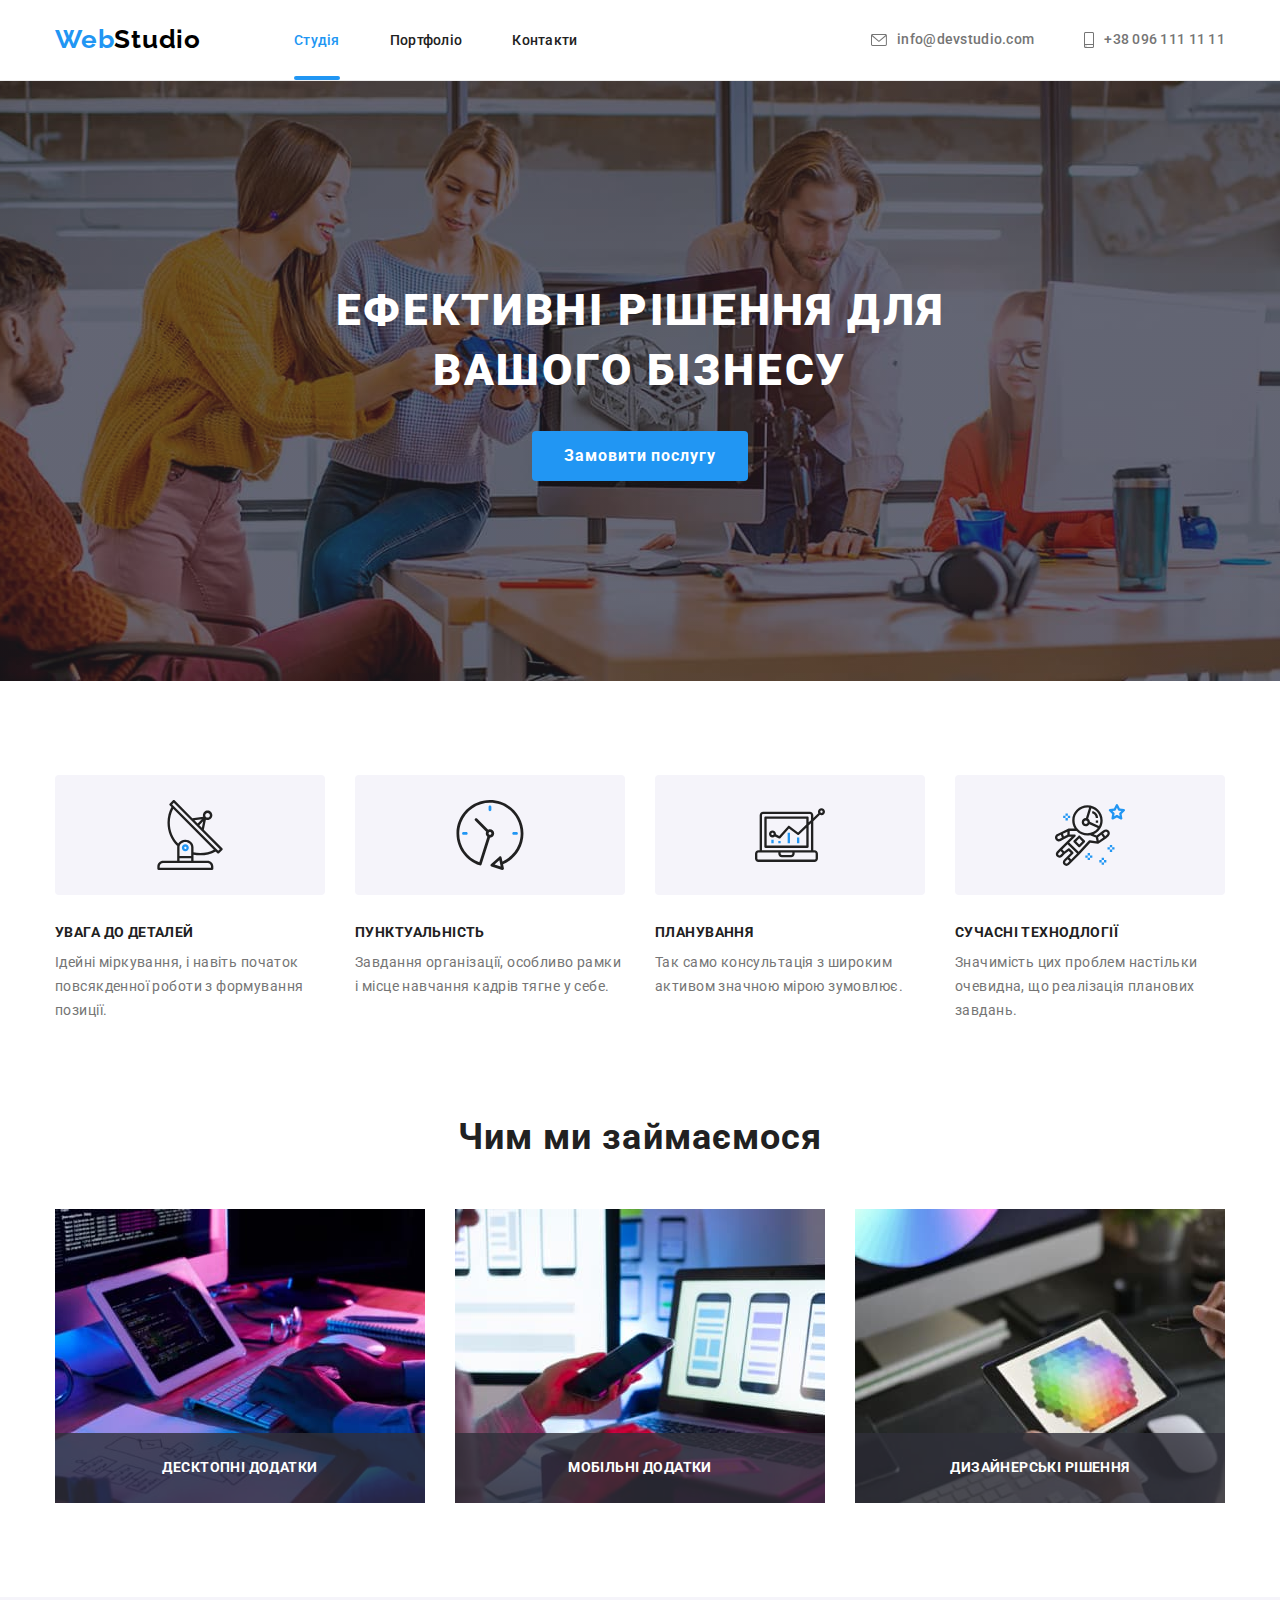
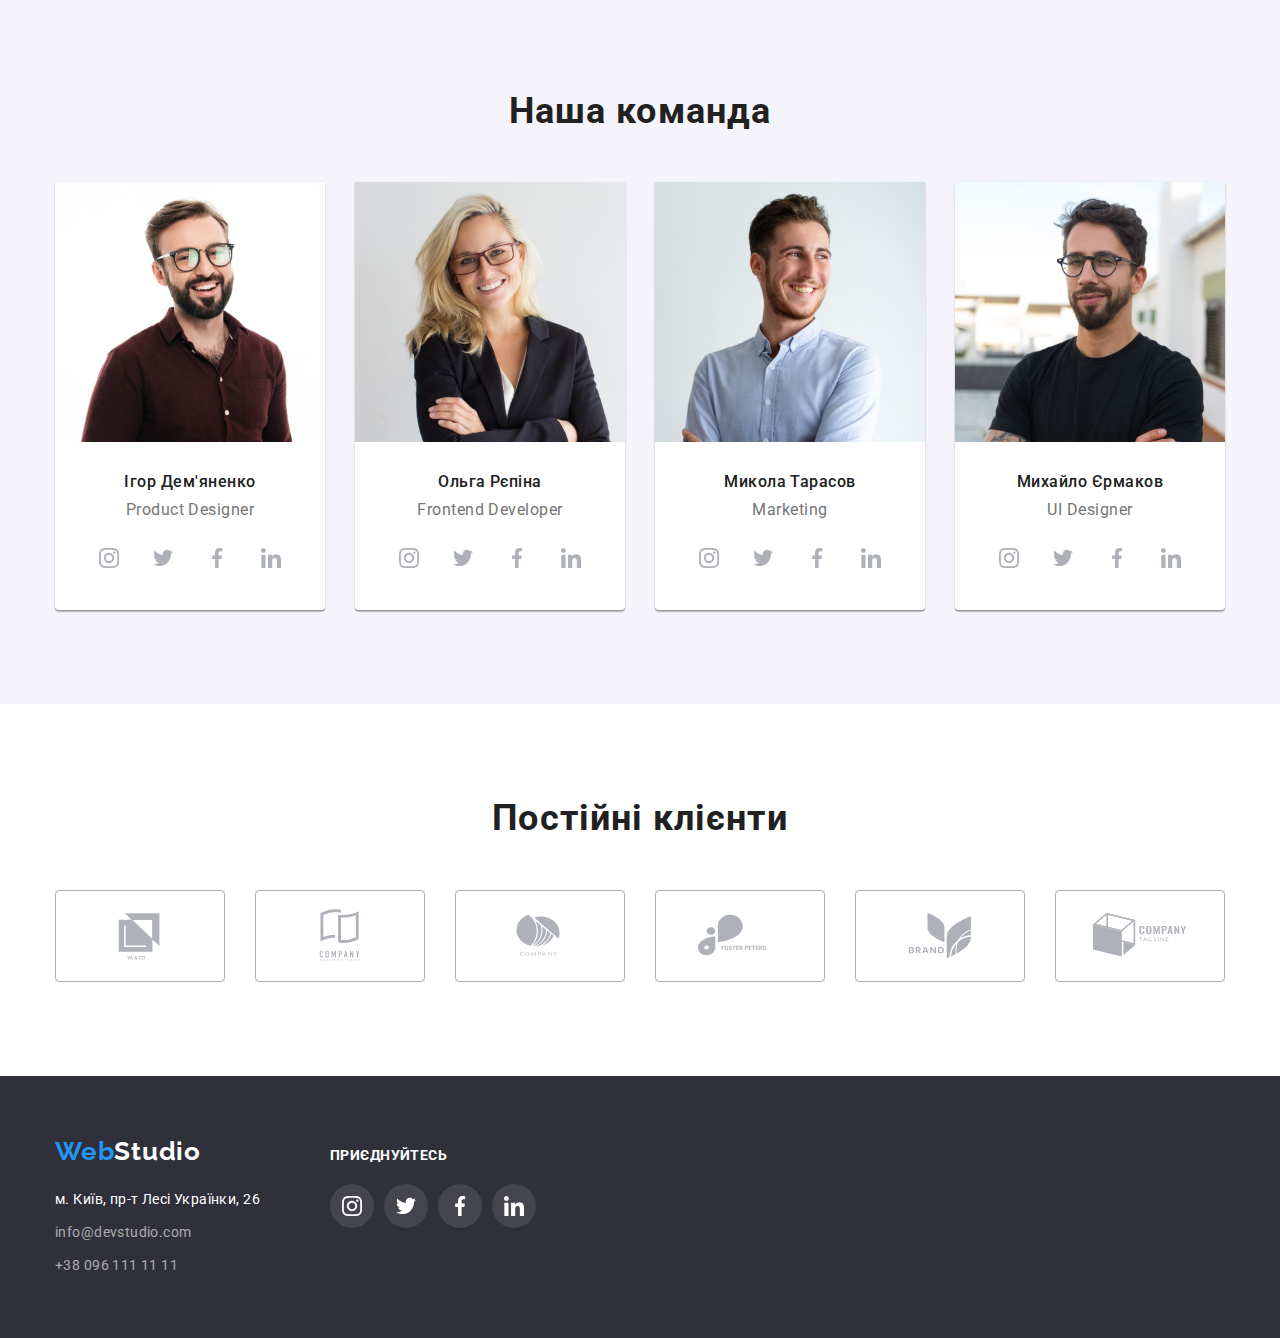
<file: index.html>
<!DOCTYPE html>
<html lang="uk">
<head>
    <meta charset="UTF-8">
    <meta http-equiv="X-UA-Compatible" content="IE=edge">
    <meta name="viewport" content="width=device-width, initial-scale=1.0">
    <title>WebStudio</title>
    <link rel="preconnect" href="https://fonts.googleapis.com">
    <link rel="preconnect" href="https://fonts.gstatic.com" crossorigin>
    <link href="https://fonts.googleapis.com/css2?family=Raleway:wght@700&family=Roboto:wght@400;500;700;900&display=swap"
        rel="stylesheet">
    <link rel="stylesheet" href="https://cdnjs.cloudflare.com/ajax/libs/modern-normalize/1.1.0/modern-normalize.min.css">
    <link rel="stylesheet" href="./css/styles.css">
</head>
<body>
    <header class="header">
        <div class="container head">
            <nav class="navigation">
                <a href="./index.html" class="logo"><span class="logoweb">Web</span>Studio
                </a>
                <ul class="navigation-list">
                    <li class="navigation-item">
                        <a href="./index.html" class="navigation-link current">Студія</a>
                    </li>
                    <li class="navigation-item">
                        <a href="./portfolio.html" class="navigation-link">Портфоліо</a>
                    </li>
                    <li class="navigation-item">
                        <a href="" class="navigation-link">Контакти</a>
                    </li>
                </ul>
            </nav>
            <ul class="navigation-contact-list">
                <li class="navigation-contact-item">
                    <a href="mailto:info@devstudio.com" class="navigation-contact">
                        <svg class="contact-icon" width="16px" height="12px" >
                            <use href="./images/symbol-defs.svg#envelope" ></use>
                        </svg>
                        info@devstudio.com
                    </a>
                </li>
                <li class="navigation-contact-item">
                     <a href="tel:+380961111111" class="navigation-contact">
                        <svg class="contact-icon" width="10px" height="16px">
                            <use href="./images/symbol-defs.svg#smartphone"></use>
                        </svg>
                        +38 096 111 11 11
                     </a>
                </li>
            </ul>
        </div>
    </header>
    <main>
        <!-- Hero -->
        <section class="section hero">
            <div class="container">
                <h1 class="hero-title">
                    Ефективні рішення для вашого бізнесу
                </h1>
                <button type="button" class="hero-button" data-modal-open>Замовити послугу</button>
            </div>
        
        </section>
        <!-- Особливості -->
        <section class="section">
            <div class="container">
                <h2 class="visually-hidden">Особливості</h2>
                <ul class="section-list">
                    <li class="section-item">
                        <div class="section-icon">
                            <svg  width="70px" height="70px">
                                <use  href="./images/symbol-defs.svg#antenna"></use>
                            </svg>
                        </div>
                        
                        <h3 class="list-title">Увага до деталей</h3>
                        <p class="list-text">Ідейні міркування, і навіть початок повсякденної роботи з формування позиції.</p>
                    </li>
                    <li class="section-item ">
                        <div class="section-icon">
                            <svg width="70px" height="70px">
                                <use href="./images/symbol-defs.svg#clock"></use>
                            </svg>
                        </div>
                        <h3 class="list-title">Пунктуальність</h3>
                        <p class="list-text">Завдання організації, особливо рамки і місце навчання кадрів тягне у себе.</p>
                    </li>
                    <li class="section-item ">
                        <div class="section-icon">
                            <svg width="70px" height="70px">
                                <use href="./images/symbol-defs.svg#diagram"></use>
                            </svg>
                        </div>
                        <h3 class="list-title">Планування</h3>
                        <p class="list-text">Так само консультація з широким активом значною мірою зумовлює.</p>
                    </li>
                    <li class="section-item ">
                        <div class="section-icon">
                            <svg width="70px" height="70px">
                                <use href="./images/symbol-defs.svg#astronaut"></use>
                            </svg>
                        </div>
                        <h3 class="list-title">Сучасні технодлогії</h3>
                        <p class="list-text">Значимість цих проблем настільки очевидна, що реалізація планових завдань.</p>
                    </li>
                </ul>
            </div>
        </section>
        <!-- Чим ми займаємося -->
        <section class="section skill" >
            <div class="container">
                <h2 class="section-title">Чим ми займаємося</h2>
                <ul class="section-list">
                    <li class="skill-item">
                        <img src="./images/img1.jpg" alt="Розробка сайтів" width="370">
                        <p class="services">
                            Десктопні додатки
                        </p>
                    </li>
                    <li class="skill-item">
                        <img src="./images/img2.jpg" alt="Оптимізація сайтів під різні типи пристроїв" width="370">
                        <p class="services">
                            Мобільні додатки
                        </p>
                    </li>
                    <li class="skill-item">
                        <img src="./images/img3.jpg" alt="Розробка дизайну сайту" width="370">
                        <p class="services">
                            Дизайнерські рішення
                        </p>
                    </li>
                </ul>
            </div>
        </section>
        <!-- Наша команда -->
        <section class="section worker">
            <div class="container">
                <h2 class="section-title">Наша команда</h2>
                <ul class="section-list">
                    <li class="worker-item">
                        <img src="./images/tph1.jpg" alt="Ігор Дем'яненко" width="270">
                        <h3 class="worker-title">Ігор Дем'яненко</h3>
                        <p class="worker-desc">Product Designer</p>
                        <ul class="sm-list">
                            <li class="sm-item">
                                <a class="sm-link" href="">
                                    <svg width="20px" height="20px">
                                        <use href="./images/symbol-defs.svg#instagram"></use>
                                    </svg>
                                </a>
                            </li>
                            <li class="sm-item">
                                <a class="sm-link" href="">
                                    <svg width="20px" height="20px">
                                        <use href="./images/symbol-defs.svg#twitter"></use>
                                    </svg>
                                </a>
                            </li>
                            <li class="sm-item">
                                <a class="sm-link" href="">
                                    <svg width="20px" height="20px">
                                        <use href="./images/symbol-defs.svg#facebook"></use>
                                    </svg>
                                </a>
                            </li>
                            <li class="sm-item">
                                <a class="sm-link" href="">
                                    <svg width="20px" height="20px">
                                        <use href="./images/symbol-defs.svg#linkedin"></use>
                                    </svg>
                                </a>
                            </li>
                        </ul>
                    </li>
                    <li class="worker-item">
                        <img src="./images/tph2.jpg" alt="Ольга Рєпіна" width="270">
                        <h3 class="worker-title">Ольга Рєпіна</h3>
                        <p class="worker-desc">Frontend Developer</p>
                        <ul class="sm-list">
                            <li class="sm-item">
                                <a class="sm-link" href="">
                                    <svg width="20px" height="20px">
                                        <use href="./images/symbol-defs.svg#instagram"></use>
                                    </svg>
                                </a>
                            </li>
                            <li class="sm-item">
                                <a class="sm-link" href="">
                                    <svg width="20px" height="20px">
                                        <use href="./images/symbol-defs.svg#twitter"></use>
                                    </svg>
                                </a>
                            </li>
                            <li class="sm-item">
                                <a class="sm-link" href="">
                                    <svg width="20px" height="20px">
                                        <use href="./images/symbol-defs.svg#facebook"></use>
                                    </svg>
                                </a>
                            </li>
                            <li class="sm-item">
                                <a class="sm-link" href="">
                                    <svg width="20px" height="20px">
                                        <use href="./images/symbol-defs.svg#linkedin"></use>
                                    </svg>
                                </a>
                            </li>
                        </ul>
                    </li>
                    <li class="worker-item">
                        <img src="./images/tph3.jpg" alt="Микола Тарасов" width="270">
                        <h3 class="worker-title">Микола Тарасов</h3>
                        <p class="worker-desc">Marketing</p>
                        <ul class="sm-list">
                            <li class="sm-item">
                                <a class="sm-link" href="">
                                    <svg width="20px" height="20px">
                                        <use href="./images/symbol-defs.svg#instagram"></use>
                                    </svg>
                                </a>
                            </li>
                            <li class="sm-item">
                                <a class="sm-link" href="">
                                    <svg width="20px" height="20px">
                                        <use href="./images/symbol-defs.svg#twitter"></use>
                                    </svg>
                                </a>
                            </li>
                            <li class="sm-item">
                                <a class="sm-link" href="">
                                    <svg width="20px" height="20px">
                                        <use href="./images/symbol-defs.svg#facebook"></use>
                                    </svg>
                                </a>
                            </li>
                            <li class="sm-item">
                                <a class="sm-link" href="">
                                    <svg width="20px" height="20px">
                                        <use href="./images/symbol-defs.svg#linkedin"></use>
                                    </svg>
                                </a>
                            </li>
                        </ul>
                    </li>
                    <li class="worker-item">
                        <img src="./images/tph4.jpg" alt="Михайло Єрмаков" width="270">
                        <h3 class="worker-title">Михайло Єрмаков</h3>
                        <p class="worker-desc">UI Designer</p>
                        <ul class="sm-list">
                            <li class="sm-item">
                                <a class="sm-link" href="">
                                    <svg width="20px" height="20px">
                                        <use href="./images/symbol-defs.svg#instagram"></use>
                                    </svg>
                                </a>
                            </li>
                            <li class="sm-item">
                                <a class="sm-link" href="">
                                    <svg width="20px" height="20px">
                                        <use href="./images/symbol-defs.svg#twitter"></use>
                                    </svg>
                                </a>
                            </li>
                            <li class="sm-item">
                                <a class="sm-link" href="">
                                    <svg width="20px" height="20px">
                                        <use href="./images/symbol-defs.svg#facebook"></use>
                                    </svg>
                                </a>
                            </li>
                            <li class="sm-item">
                                <a class="sm-link" href="">
                                    <svg width="20px" height="20px">
                                        <use href="./images/symbol-defs.svg#linkedin"></use>
                                    </svg>
                                </a>
                            </li>
                        </ul>
                    </li>
                </ul>
            </div>
        </section>
        <!--Наши клиенты -->
        <section class="section">
            <div class="container">
                <h2 class="section-title">Постійні клієнти</h2>
                <ul class="client-list">
                    <li>
                        <a class="client-link" href="">
                            <svg width="106px" height="60px">
                                <use href="./images/symbol-defs.svg#logo1"></use>
                            </svg>
                        </a>
                    </li>
                    <li>
                        <a class="client-link" href="">
                            <svg width="106px" height="60px">
                                <use href="./images/symbol-defs.svg#logo2"></use>
                            </svg>
                        </a>
                    </li>
                    <li>
                        <a class="client-link" href="">
                            <svg width="106px" height="60px">
                                <use href="./images/symbol-defs.svg#logo3"></use>
                            </svg>
                        </a>
                    </li>
                    <li>
                        <a class="client-link" href="">
                            <svg width="106px" height="60px">
                                <use href="./images/symbol-defs.svg#logo4"></use>
                            </svg>
                        </a>
                    </li>
                    <li>
                        <a class="client-link" href="">
                            <svg width="106px" height="60px">
                                <use href="./images/symbol-defs.svg#logo5"></use>
                            </svg>
                        </a>
                    </li>
                    <li>
                        <a class="client-link" href="">
                            <svg width="106px" height="60px">
                                <use href="./images/symbol-defs.svg#logo6"></use>
                            </svg>
                        </a>
                    </li>
                </ul>
            </div>
        </section>
    </main>
    <footer class="footer">
        <div class="container footer-position">
            <div>
                <div class="footer-logo">
                    <a href="./index.html" class="logo logostudio-footer"><span class="logoweb">Web</span>Studio
                    </a>
                </div>
                <address>
                    <ul class="footer-list">
                        <li class="footer-item">
                            <a href="https://goo.gl/maps/nLfdXFzBwr1mePBf7" target="_blank" rel="nofollow" class="addres">м.
                                Київ, пр-т
                                Лесі Українки, 26</a>
                        </li>
                        <li class="footer-item">
                            <a href="mailto:info@devstudio.com" class="footer-contact">info@devstudio.com</a>
                        </li>
                        <li class="footer-item">
                            <a href="tel:+380961111111" class="footer-contact">+38 096 111 11 11</a>
                        </li>
                    </ul>
                </address>
            </div>
            <div class="footer-sm-block">
                <p class="list-title footer-sm ">Приєднуйтесь</p>
                <ul class="footer-sm-list">
                    <li class="sm-item">
                        <a class="sm-link footer-link" href="">
                            <svg width="20px" height="20px">
                                <use href="./images/symbol-defs.svg#instagram"></use>
                            </svg>
                        </a>
                    </li>
                    <li class="sm-item">
                        <a class="sm-link footer-link" href="">
                            <svg width="20px" height="20px">
                                <use href="./images/symbol-defs.svg#twitter"></use>
                            </svg>
                        </a>
                    </li>
                    <li class="sm-item">
                        <a class="sm-link footer-link" href="">
                            <svg width="20px" height="20px">
                                <use href="./images/symbol-defs.svg#facebook"></use>
                            </svg>
                        </a>
                    </li>
                    <li class="sm-item">
                        <a class="sm-link footer-link" href="">
                            <svg width="20px" height="20px">
                                <use href="./images/symbol-defs.svg#linkedin"></use>
                            </svg>
                        </a>
                    </li>
                </ul>
            </div>
            
        </div>
    </footer>
    <div  class="backdrop is-hidden" data-modal>
        <div class="modal">
            <button type="button" class="close-button" data-modal-close>&#10005;</button>
        </div>
    </div>
    <script src="./js/modal.js"></script>
</body>
</html>
</file>
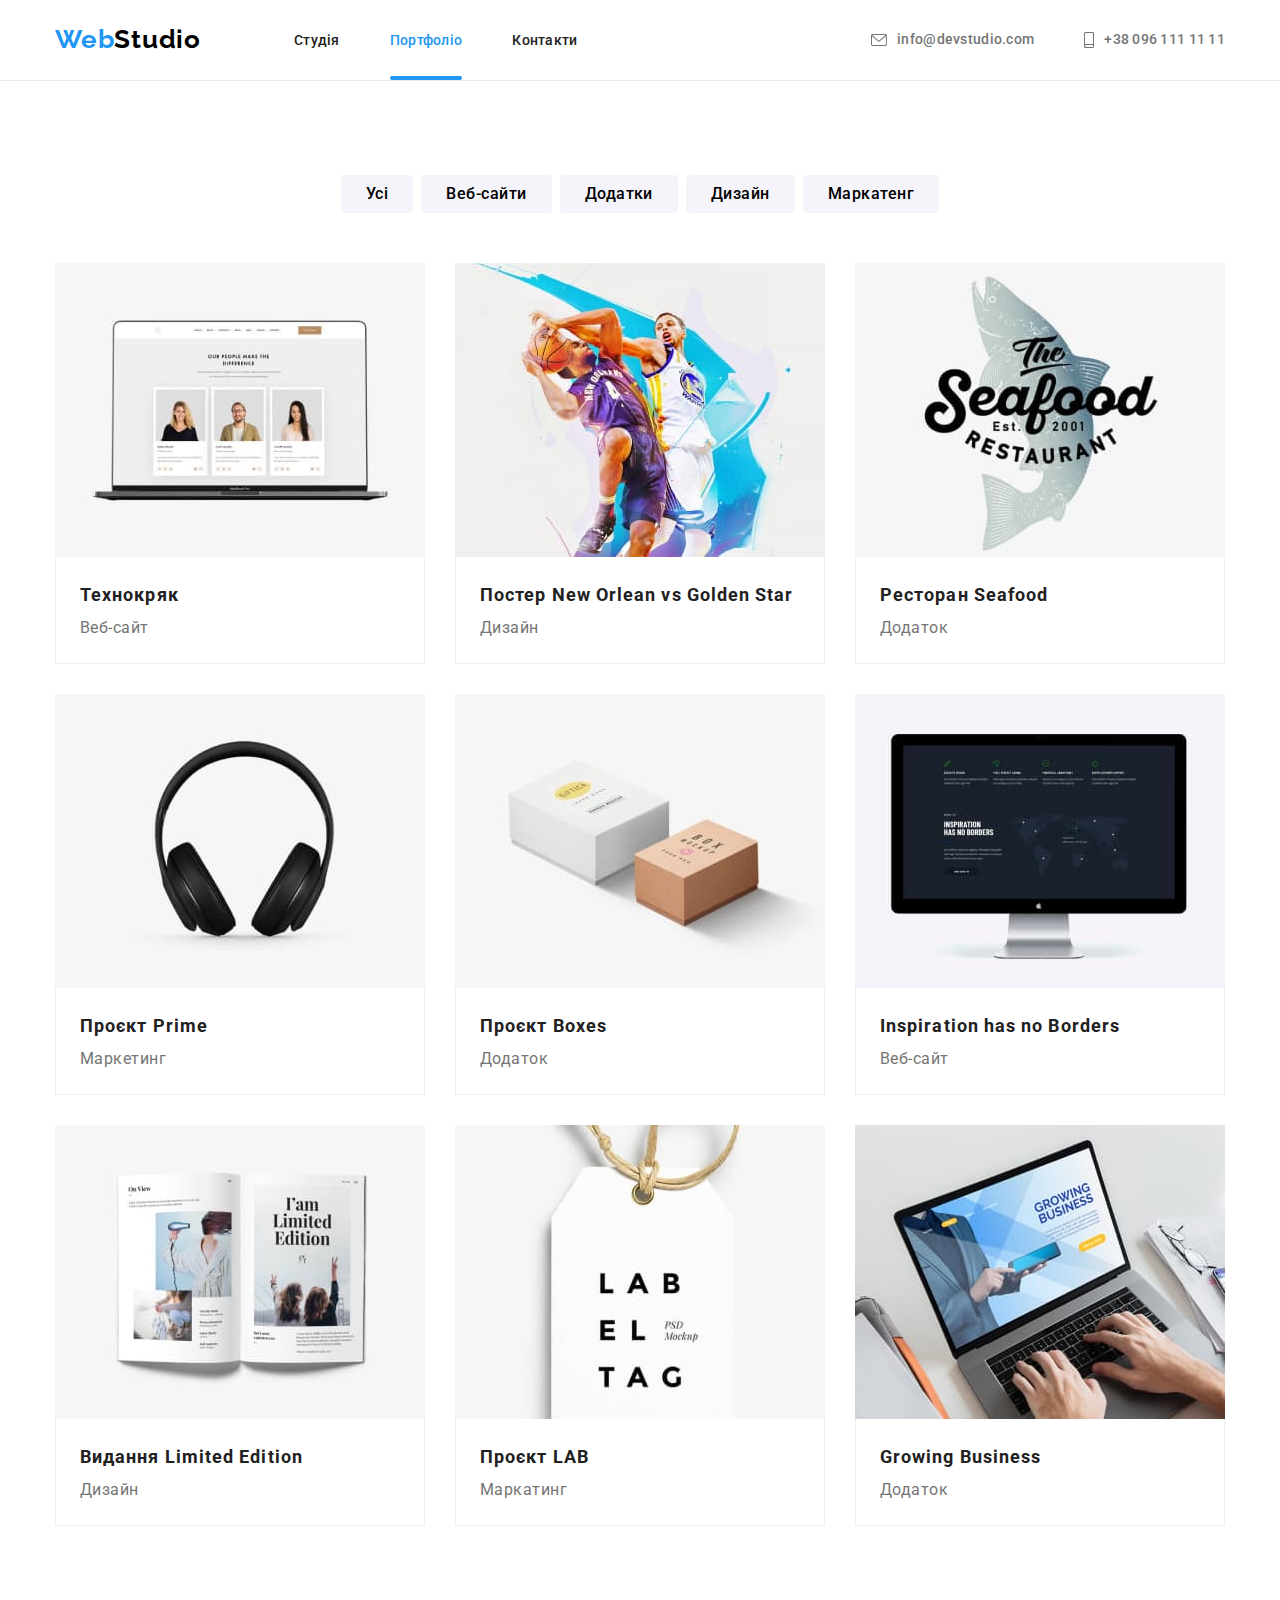
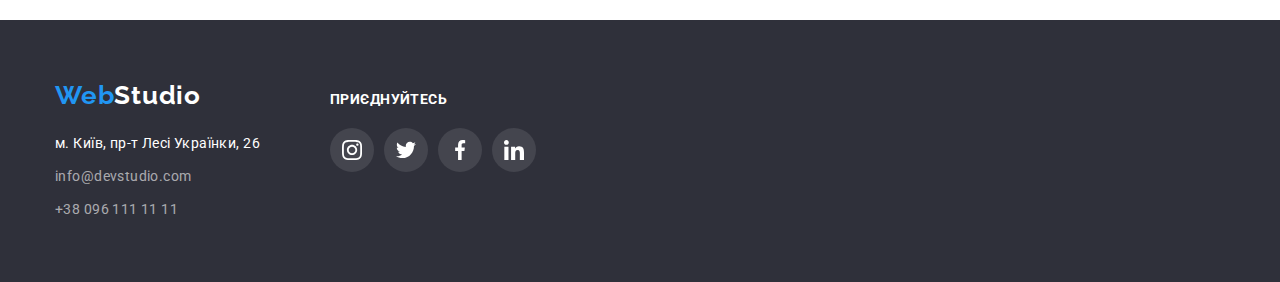
<file: portfolio.html>
<!DOCTYPE html>
<html lang="uk">

<head>
    <meta charset="UTF-8">
    <meta http-equiv="X-UA-Compatible" content="IE=edge">
    <meta name="viewport" content="width=device-width, initial-scale=1.0">
    <title>Portfolio</title>
    <link rel="preconnect" href="https://fonts.googleapis.com">
    <link rel="preconnect" href="https://fonts.gstatic.com" crossorigin>
    <link href="https://fonts.googleapis.com/css2?family=Raleway:wght@700&family=Roboto:wght@400;500;700;900&display=swap"
    rel="stylesheet">
    <link rel="stylesheet" href="https://cdnjs.cloudflare.com/ajax/libs/modern-normalize/1.1.0/modern-normalize.min.css">
    <link rel="stylesheet" href="./css/styles.css">
</head>

<body>
    <header class="header">
        <div class="container head">
            <nav class="navigation">
                <a href="./index.html" class="logo"><span class="logoweb">Web</span>Studio
                </a>
                <ul class="navigation-list">
                    <li class="navigation-item">
                        <a href="./index.html" class="navigation-link">Студія</a>
                    </li>
                    <li class="navigation-item">
                        <a href="./portfolio.html" class="navigation-link current">Портфоліо</a>
                    </li>
                    <li class="navigation-item">
                        <a href="" class="navigation-link">Контакти</a>
                    </li>
                </ul>
            </nav>
            <ul class="navigation-contact-list">
                <li class="navigation-contact-item">
                    <a href="mailto:info@devstudio.com" class="navigation-contact">
                        <svg class="contact-icon" width="16px" height="12px">
                            <use href="./images/symbol-defs.svg#envelope"></use>
                        </svg>
                        info@devstudio.com
                    </a>
                </li>
                <li>
                    <a href="tel:+380961111111" class="navigation-contact">
                        <svg class="contact-icon" width="10px" height="16px">
                            <use class="icon" href="./images/symbol-defs.svg#smartphone"></use>
                        </svg>
                        +38 096 111 11 11
                    </a>
                </li class="navigation-contact-item">
            </ul>
        </div>
    </header>
    <main>
        <section class="portfolio">
            <div class="container">
                <h1 class="visually-hidden">Портфоліо</h1>
                <!-- Список кнопок -->
                <ul class="button-list">
                    <li class="button-item" >
                        <button type="button" class="portfolio-button">Усі</button>
                    </li>
                    <li class="button-item" >
                        <button type="button" class="portfolio-button">Веб-сайти</button>
                    </li>
                    <li class="button-item" >
                        <button type="button" class="portfolio-button">Додатки</button>
                    </li>
                    <li class="button-item" >
                        <button type="button" class="portfolio-button">Дизайн</button>
                    </li>
                    <li class="button-item" >
                        <button type="button" class="portfolio-button">Маркатенг</button>
                    </li>
                </ul>
                <!-- Список портфолио -->
                <ul class="portfolio-list">
                    <li class="portfolio-item" >
                        <a href="" class="portfolio-link">
                            <div class="thumb">
                                <img src="./images/images-portfolio/img1.jpg" alt="Приклад веб-сайту Технокряк" width="370">
                                <p class="overlay">
                                    Ресурс пропонує комплексні пропозиції з різним рівнем функціоналу та сервісів. Все це дозволить відвідувачу отримати
                                    вичерпні відомості про компанію чи приватну особу.
                                </p>
                            </div>
                            
                            <div class="cards-dscr">
                                <h2 class="portfolio-title">
                                    Технокряк
                                </h2>
                                <p class="portfolio-desk">
                                    Веб-сайт
                                </p>
                            </div>
                        </a>
                    </li>

                    <li class="portfolio-item" >
                        <a href="" class="portfolio-link">
                            <div class="thumb">
                                <img src="./images/images-portfolio/img2.jpg" alt="Постер до баскетбольного матчу" width="370">
                                <p class="overlay">
                                    Ресурс пропонує комплексні пропозиції з різним рівнем функціоналу та сервісів. Все це дозволить відвідувачу отримати
                                    вичерпні відомості про компанію чи приватну особу.
                                </p>
                            </div>
                            
                            <div class="cards-dscr">
                                <h2 class="portfolio-title">
                                    Постер New Orlean vs Golden Star
                                </h2>
                                <p class="portfolio-desk">
                                    Дизайн
                                </p>
                            </div>
                        </a>
                    </li>

                    <li class="portfolio-item" >
                        <a href="" class="portfolio-link">
                            <div class="thumb">
                                <img src="./images/images-portfolio/img3.jpg" alt="Додаток ресторану морської кухні" width="370">
                                <p class="overlay">
                                    Ресурс пропонує комплексні пропозиції з різним рівнем функціоналу та сервісів. Все це дозволить відвідувачу отримати
                                    вичерпні відомості про компанію чи приватну особу.
                                </p>
                            </div>
                            
                            <div class="cards-dscr">
                                <h2 class="portfolio-title">
                                    Ресторан Seafood
                                </h2>
                                <p class="portfolio-desk">
                                    Додаток
                                </p>
                            </div>
                        </a>
                    </li>

                    <li class="portfolio-item" >
                        <a href="" class="portfolio-link">
                            <div class="thumb">
                                <img src="./images/images-portfolio/img4.jpg" alt="Приклад маркетингового проєкту" width="370">
                                <p class="overlay">
                                    Ресурс пропонує комплексні пропозиції з різним рівнем функціоналу та сервісів. Все це дозволить відвідувачу отримати
                                    вичерпні відомості про компанію чи приватну особу.
                                </p>
                            </div>
                            
                            <div class="cards-dscr">
                                <h2 class="portfolio-title">
                                    Проєкт Prime
                                </h2>
                                <p class="portfolio-desk">
                                    Маркетинг
                                </p>
                            </div>
                        </a>
                    </li>

                    <li class="portfolio-item" >
                        <a href="" class="portfolio-link">
                            <div class="thumb">
                                <img src="./images/images-portfolio/img5.jpg" alt="Додаток служби пакування" width="370">
                                <p class="overlay">
                                    Ресурс пропонує комплексні пропозиції з різним рівнем функціоналу та сервісів. Все це дозволить відвідувачу отримати
                                    вичерпні відомості про компанію чи приватну особу.
                                </p>
                            </div>
                            
                            <div class="cards-dscr">
                                <h2 class="portfolio-title">
                                    Проєкт Boxes
                                </h2>
                                <p class="portfolio-desk">
                                    Додаток
                                </p>
                            </div>
                        </a>
                    </li>

                    <li class="portfolio-item" >
                        <a href="" class="portfolio-link">
                            <div class="thumb">
                                <img src="./images/images-portfolio/img6.jpg" alt="Приклад веб-сайту" width="370">
                                <p class="overlay">
                                    Ресурс пропонує комплексні пропозиції з різним рівнем функціоналу та сервісів. Все це дозволить відвідувачу отримати
                                    вичерпні відомості про компанію чи приватну особу.
                                </p>
                            </div>
                            
                            <div class="cards-dscr">
                                <h2 class="portfolio-title">
                                    Inspiration has no Borders
                                </h2>
                                <p class="portfolio-desk">
                                    Веб-сайт
                                </p>
                            </div>
                            
                        </a>
                    </li>

                    <li class="portfolio-item" >
                        <a href="" class="portfolio-link">
                            <div class="thumb">
                                <img src="./images/images-portfolio/img7.jpg" alt="Дизайн для друкованного видання" width="370">
                                <p class="overlay">
                                    Ресурс пропонує комплексні пропозиції з різним рівнем функціоналу та сервісів. Все це дозволить відвідувачу отримати
                                    вичерпні відомості про компанію чи приватну особу.
                                </p>
                            </div>
                            
                            <div class="cards-dscr">
                                <h2 class="portfolio-title">
                                    Видання Limited Edition
                                </h2>
                                <p class="portfolio-desk">
                                    Дизайн
                                </p>
                            </div>
                            
                        </a>
                    </li>

                    <li class="portfolio-item" >
                        <a href="" class="portfolio-link">
                            <div class="thumb">
                                <img src="./images/images-portfolio/img8.jpg" alt="Приклад маркетингового проєкту" width="370">
                                <p class="overlay">
                                    Ресурс пропонує комплексні пропозиції з різним рівнем функціоналу та сервісів. Все це дозволить відвідувачу отримати
                                    вичерпні відомості про компанію чи приватну особу.
                                </p>
                            </div>
                            
                            <div class="cards-dscr">
                                <h2 class="portfolio-title">
                                    Проєкт LAB
                                </h2>
                                <p class="portfolio-desk">
                                    Маркатинг
                                </p>
                            </div>
                            
                        </a>
                    </li>

                    <li class="portfolio-item" >
                        <a href="" class="portfolio-link">
                            <div class="thumb">
                                <img src="./images/images-portfolio/img9.jpg" alt="Додаток для ведення бізнесу" width="370">
                                <p class="overlay">
                                    Ресурс пропонує комплексні пропозиції з різним рівнем функціоналу та сервісів. Все це дозволить відвідувачу отримати
                                    вичерпні відомості про компанію чи приватну особу.
                                </p>
                            </div>
                            
                            <div class="cards-dscr">
                                <h2 class="portfolio-title">
                                    Growing Business
                                </h2>
                                <p class="portfolio-desk">
                                    Додаток
                                </p>
                            </div>
                            
                        </a>
                    </li>
                </ul>
            </div>
        </section>
    </main>
    <footer class="footer">
        <div class="container footer-position">
            <div>
                <div class="footer-logo">
                    <a href="./index.html" class="logo logostudio-footer"><span class="logoweb">Web</span>Studio
                    </a>
                </div>
                <address>
                    <ul class="footer-list">
                        <li class="footer-item">
                            <a href="https://goo.gl/maps/nLfdXFzBwr1mePBf7" target="_blank" rel="nofollow" class="addres">м.
                                Київ, пр-т
                                Лесі Українки, 26</a>
                        </li>
                        <li class="footer-item">
                            <a href="mailto:info@devstudio.com" class="footer-contact">info@devstudio.com</a>
                        </li>
                        <li class="footer-item">
                            <a href="tel:+380961111111" class="footer-contact">+38 096 111 11 11</a>
                        </li>
                    </ul>
                </address>
            </div>
            <div class="footer-sm-block">
                <p class="list-title footer-sm ">Приєднуйтесь</p>
                <ul class="footer-sm-list">
                    <li class="sm-item">
                        <a class="sm-link footer-link" href="">
                            <svg width="20px" height="20px">
                                <use href="./images/symbol-defs.svg#instagram"></use>
                            </svg>
                        </a>
                    </li>
                    <li class="sm-item">
                        <a class="sm-link footer-link" href="">
                            <svg width="20px" height="20px">
                                <use href="./images/symbol-defs.svg#twitter"></use>
                            </svg>
                        </a>
                    </li>
                    <li class="sm-item">
                        <a class="sm-link footer-link" href="">
                            <svg width="20px" height="20px">
                                <use href="./images/symbol-defs.svg#facebook"></use>
                            </svg>
                        </a>
                    </li>
                    <li class="sm-item">
                        <a class="sm-link footer-link" href="">
                            <svg width="20px" height="20px">
                                <use href="./images/symbol-defs.svg#linkedin"></use>
                            </svg>
                        </a>
                    </li>
                </ul>
            </div>
    
        </div>
    </footer>
</body>

</html>
</file>
<file: css/styles.css>
:root {
    --title-color: #212121;
    --secondary-title-color: #ffffff;
    --accent-color: #2196F3;
    --text-color: #757575;
    --secondary-text-color :rgba(255, 255, 255, 0.6);
    --logo-color: #000000;
    --base-backgroud-color: #ffffff;
    --background-color: #F5F5F5;
    --secondary-background-color: #2F303A;
    --third-background-color: #F5F4FA;
    --header-border: #ECECEC;
    --cards-border: #eeeeee;
    --icon-color: #AFB1B8;
    --footer-bgc-icon: rgba(255, 255, 255, 0.1);
    --active-button: #188CE8;
    --services-bgc: rgba(47, 48, 58, 0.8);
    --overlay-bcg:rgba(33, 150, 243, 0.9);
    --close-button-border: rgba(0, 0, 0, 0.1);
    --backdrop: rgba(0, 0, 0, 0.2); 
 }

body {
    font-family: 'Roboto', sans-serif;
    font-size: 14px;
    line-height: 1.71;
    letter-spacing: 0.03em;
    color: var(--text-color);
    background-color: var(--base-backgroud-color);
    
}
h1, h2, h3, h4, h5, h6 {
    margin: 0;
    padding: 0;
    
}
ul {
    margin: 0;
    padding: 0;
}
p {
   margin: 0;
   padding: 0;
    }

.section-list {
    list-style: none;
    
}

img {
    max-width: 100%;
    display: block;
}

.container {
    width: 1200px;
    padding-left: 15px;
    padding-right: 15px;
    margin-left: auto;
    margin-right: auto;
}

.section {
    padding-top: 94px;
    padding-bottom: 94px;
}

.visually-hidden {
    position: absolute;
    width: 1px;
    height: 1px;
    margin: -1px;
    border: 0;
    padding: 0;

    white-space: nowrap;
    clip-path: inset(100%);
    clip: rect(0 0 0 0);
    overflow: hidden;
}


 /* logo */

.logo {
    margin-right: 93px;
    font-weight: 700;
    font-size: 26px;
    line-height: 1.2;    
    letter-spacing: 0.03em;
    text-decoration: none;
    color: var(--logo-color) ;
    font-family: 'Raleway', sans-serif;
}

.logoweb {
    color: var(--accent-color); 
}
.logostudio {
    color: var(--logo-color) ;
}

/* heder */

.header {
    border-bottom: 1px solid var(--header-border);
}

/* nav */

.navigation {
    display: flex;
    align-items: center;
}

.navigation-list {
    display: flex;
    list-style: none;
}


.navigation-item {
    margin-right: 50px;  
}

.navigation-item:last-child {
    margin-right: 0;
}

.navigation-link {
    display: block;
    padding-top: 32px;
    padding-bottom: 32px;
    font-weight: 500;
    font-size: 14px;
    line-height: 1.15;
    letter-spacing: 0.02em;
    text-decoration: none;
    color: var(--title-color) ;
    transition: color 250ms cubic-bezier(0.4, 0, 0.2, 1);
}

.navigation-contact-list {
    margin-left: auto;
    display: flex;
    list-style: none;
}

.navigation-contact-item:first-child {
    margin-right: 50px;
}

.navigation-contact {
    display: flex;
    padding: 5px 0;
    align-items: center;
    font-weight: 500;
    font-size: 14px;
    line-height: 1.14;
    letter-spacing: 0.02em;
    text-decoration: none;
    color: var(--text-color);
    transition: color 250ms cubic-bezier(0.4, 0, 0.2, 1);
}
.contact-icon {
    margin-right: 10px;
    fill: currentColor;
}

.navigation-link:hover,
.navigation-link:focus,
.navigation-contact:hover,
.navigation-contact:focus
{
color: var(--accent-color) ;


}

.navigation-link.current {
    position: relative;
    color: var(--accent-color);
}

.navigation-link.current::after {
    content: "";
    position: absolute;
    bottom: 0;

    display: block;
    width: 100%;
    height: 4px;

    background-color: var(--accent-color);
    border-radius: 2px;

}

.container.head {
    display: flex;
    align-items: center;
    
}

/* hero */

.section.hero {
    height: 600px;
    max-width: 1600px;
    margin-left: auto;
    margin-right: auto;
    padding-top: 200px;
    padding-bottom: 200px;
    text-align: center;
    background-color: var(--secondary-background-color) ;
    background-image: linear-gradient(to right, rgba(47, 48, 58, 0.4), rgba(47, 48, 58, 0.4) ), url(../images/bcg-img.jpg);
    background-size: cover;
    background-repeat: no-repeat;
    background-position: center;
    
}
.hero-title {
    width: 692px;
    margin-left: auto;
    margin-right: auto;
    margin-bottom: 30px;
    
    font-weight: 900;
    font-size: 44px;
    line-height: 1.36;    
    text-align: center;
    letter-spacing: 0.06em;
    text-transform: uppercase;
    
    color: var(--secondary-title-color) ;
}

.hero-button {
    padding: 10px 32px;

    font-family: inherit;
    font-weight: 700;
    font-size: 16px;
    line-height: 1.88;    
    letter-spacing: 0.06em;
    color: var(--secondary-title-color) ;
    background-color: var(--accent-color);

    border: none;
    border-radius: 4px;
    cursor: pointer;

    transition: background-color 250ms cubic-bezier(0.4, 0, 0.2, 1), box-shadow
    250ms cubic-bezier(0.4, 0, 0.2, 1);
}

.hero-button:hover,
.hero-button:focus {
    box-shadow: 0px 4px 4px rgba(0, 0, 0, 0.15);
    background-color: var(--active-button);
    
}




/* section */

.section-list{
    display: flex;
    gap: 30px;
    
    
}   

.section-item {
    width: 270px;
}

.section-icon{
    display: flex;
    align-items: center;
    justify-content: center;
    width: 270px;
    height: 120px;
    margin-bottom: 30px;
    background-color: var(--third-background-color); 
    border-radius: 4px;
    
}


.section-title {
    margin-bottom: 50px;

    font-weight: 700;
    font-size: 36px;
    line-height: 1.16;
    text-align: center;
    letter-spacing: 0.03em;
    color: var(--title-color);
    
}

.list-title {
    margin-bottom: 10px;

    font-weight: 700;
    font-size: 14px;
    line-height: 1.14;
    letter-spacing: 0.03em;
    text-transform: uppercase;
    color: var(--title-color);
    
}

.section.skill {
    padding-top: 0;
}
.skill-item {
    position: relative;
}

.services {
    width: 100%;
    height: 70px;
    display: flex;
    align-items: center;
    justify-content: center;

    font-weight: 700;
    font-size: 14px;
    line-height: 1.14;
    letter-spacing: 0.03em;
    text-transform: uppercase;
    color: var(--secondary-title-color);
    background-color: var(--services-bgc);

    position: absolute;
    bottom: 0;
    left: 0;
}

.section.worker {
    background-color: var(--third-background-color);
}

.worker-title {
    margin-top: 30px;    
    margin-bottom: 10px;

    font-weight: 500;
    font-size: 16px;
    line-height: 1.19;        
    letter-spacing: 0.03em;
    color: var(--title-color);
}

.worker-item {
    text-align: center;

    background-color: var(--base-backgroud-color);

    box-shadow: 0px 1px 3px rgba(0, 0, 0, 0.12), 0px 1px 1px rgba(0, 0, 0, 0.14), 0px 2px 1px rgba(0, 0, 0, 0.2);
    border-radius: 0px 0px 4px 4px;
}

.worker-desc {
    margin-bottom: 16px;
    font-size: 16px;
    line-height: 1.18;
    letter-spacing: 0.03em;
}

.sm-list {
    list-style: none;
    display: flex;
    justify-content: center;
    gap: 10px;
    margin-bottom: 30px;
    
}


.sm-link {
    display: flex;
    justify-content: center;
    align-items: center;
    width: 44px;
    height: 44px;
    border-radius: 50%;
    text-decoration: none;
    fill: var(--icon-color);

    transition: background-color 250ms cubic-bezier(0.4, 0, 0.2, 1),
                fill 250ms cubic-bezier(0.4, 0, 0.2, 1);
}

.sm-link:hover,
.sm-link:focus {
    background-color: var(--accent-color);
    fill: var(--secondary-title-color);
    
}

.client-list {
    list-style: none;
    display: flex;
    justify-content: center;
    gap: 30px;
}

.client-link {
    display: flex;
    justify-content: center;
    align-items: center;
    width: 170px;
    height: 92px;
    text-decoration: none;
    border: 1px solid var(--icon-color);
    border-radius: 4px;
    fill: var(--icon-color);
    transition: fill 250ms cubic-bezier(0.4, 0, 0.2, 1), 
                border 250ms cubic-bezier(0.4, 0, 0.2, 1);
    }

.client-link:hover,
.client-link:focus {
    fill: var(--accent-color);
    border: 1px solid var(--accent-color);
}

/* footer */

.footer {
    padding: 60px 0;
    background-color: var(--secondary-background-color) ;
}

.footer-logo {
    display: inline-block;
    margin-bottom: 20px;

}
.footer-list {
    display: inline-block;
    list-style: none;
}

.footer-item {
    margin-bottom: 9px;
}

.footer-item:last-child {
    margin-bottom: 0;
}

.logo.logostudio-footer {
    margin-right: 0;

    color: var(--secondary-title-color) ;
}

.addres {
    font-style: normal;
    text-decoration: none;

    color: var(--secondary-title-color) ;
    transition: color 250ms cubic-bezier(0.4, 0, 0.2, 1);
}

.footer-contact {
    display: inline-block;
    font-style: normal;
    text-decoration: none;

    color: var(--secondary-text-color);
    transition: color 250ms cubic-bezier(0.4, 0, 0.2, 1);
}
.addres:hover,
.footer-contact:hover,
.addres:focus,
.footer-contact:focus
{
 color: var(--accent-color);

}

.list-title.footer-sm {
    margin-bottom: 20px;
    color: var(--base-backgroud-color);
}

.footer-sm-list {
    list-style: none;
    display: flex;
    gap: 10px;
}
.sm-link.footer-link {
    background-color: var(--footer-bgc-icon);
    fill: var(--base-backgroud-color);
    transition: background-color 250ms cubic-bezier(0.4, 0, 0.2, 1);
}

.sm-link.footer-link:hover,
.sm-link.footer-link:focus {
    background-color: var(--accent-color);
}

.container.footer-position {
    display: flex;
    align-items: baseline;
}
.footer-sm-block {
    margin-left: 70px;
}

/* Portfolio */

.portfolio {
    padding-bottom: 94px;
    padding-top: 94px;
}

.portfolio-main-title {
    color: var(--title-color);
}

.button-list,
.portfolio-list {
    list-style: none;
}

.button-list {
    display: flex;

    padding-bottom: 50px;
    justify-content: center;
}

.button-item {
    margin-right: 8px;
}

.button-item:last-child {
    margin-right: 0;
}

.portfolio-button {
    padding: 6px 25px;

    font-family: inherit;
    font-weight: 500;
    font-size: 16px;
    line-height: 1.62;    
    text-align: center;
    letter-spacing: 0.03em;

    background-color: var(--third-background-color);

    cursor: pointer;
    border: none;
    border-radius: 4px;

    transition: color 250ms cubic-bezier(0.4, 0, 0.2, 1),
                background-color 250ms cubic-bezier(0.4, 0, 0.2, 1),
                box-shadow 250ms cubic-bezier(0.4, 0, 0.2, 1);
}

  .portfolio-button:hover,
  .portfolio-button:focus
   {
    color: var(--secondary-title-color) ;
    background-color: var(--accent-color);
    box-shadow: 0px 3px 1px rgba(0, 0, 0, 0.1), 0px 1px 2px rgba(0, 0, 0, 0.08), 0px 2px 2px rgba(0, 0, 0, 0.12);
    

}

.portfolio-list {
    display: flex;
    flex-wrap: wrap;

}

.portfolio-item {
    width: calc((100% - 60px) / 3 );
    margin-right: 30px;
    margin-bottom: 30px; 
}

.portfolio-item:nth-child(3n) {
    margin-right: 0;
}

.portfolio-item:nth-last-child(-n+3) {
    margin-bottom: 0;
}


.portfolio-title {
    font-weight: 700;
    font-size: 18px;
    line-height: 2;    
    letter-spacing: 0.06em;
    color: var(--title-color);
    
}

.portfolio-desk {
    font-size: 16px;
    line-height: 1.88;    
    letter-spacing: 0.03em;
    color: var(--text-color);
}

.cards-dscr {
   padding: 20px 0 20px 24px ;
    border-left: 1px solid var(--cards-border);
    border-right: 1px solid var(--cards-border);
    border-bottom: 1px solid var(--cards-border);
}

.portfolio-link {
    display: block;
    text-decoration: none;
    transition: box-shadow 250ms cubic-bezier(0.4, 0, 0.2, 1);
}
.portfolio-link:hover,
.portfolio-link:focus {
    box-shadow: 0px 1px 1px rgba(0, 0, 0, 0.12), 0px 4px 4px rgba(0, 0, 0, 0.06), 1px 4px 6px rgba(0, 0, 0, 0.16);
    
}

.thumb {
    position: relative;
    overflow: hidden;
}

.overlay {
    position: absolute;
    left: 0;
    top: 0;

    display: flex;
    justify-content: center;
    align-items: center;
    width: 100%;
    height: 100%;
    padding: 0 24px;

    font-size: 18px;
    line-height: 1.56;
    letter-spacing: 0.03em;
    color: var(--secondary-title-color);
    background-color: var(--overlay-bcg);
    
    opacity: 0;
    transform: translatey(100%);
    transition: transform 250ms cubic-bezier(0.4, 0, 0.2, 1),
                opacity 250ms cubic-bezier(0.4, 0, 0.2, 1);
}

.portfolio-link:hover .overlay {
    transform: translatey(0);
    opacity: 1;
}

/* Модальное окно */

.backdrop{
    position: fixed;
    top: 0;
    left: 0;
    width: 100%; 
    height: 100%;

    background: var(--backdrop);
    opacity: 1;
    transition: opacity 250ms cubic-bezier(0.4, 0, 0.2, 1);
    
}

.backdrop.is-hidden {
    visibility: visible;
    opacity: 0;
    pointer-events: none;
}

.backdrop.is-hidden .modal {
    transform: translate(-50%, -50%) translatey(50%);
}

.modal {
    position: absolute;
    top: 50%;
    left: 50%;
   

    min-width: 528px ;
    min-height: 581px ;

    background: var(--base-backgroud-color);
    box-shadow: 0px 1px 3px rgba(0, 0, 0, 0.12), 0px 1px 1px rgba(0, 0, 0, 0.14), 0px 2px 1px rgba(0, 0, 0, 0.2);
    border-radius: 4px;
    transform: translate(-50%, -50%) translatey(0);
    transition: transform 250ms cubic-bezier(0.4, 0, 0.2, 1);

}

.close-button {
    position: absolute;
    right: 8px;
    top: 8px;

    display: flex;
    align-items: center;
    justify-content: center;
    width: 30px;
    height: 30px;
    background-color: var(--base-backgroud-color);
    border: 1px solid var(--close-button-border);
    border-radius: 50%;
    transition: background-color 250ms cubic-bezier(0.4, 0, 0.2, 1), 
                color 250ms cubic-bezier(0.4, 0, 0.2, 1);
}
.close-button:hover,
.close-button:focus
 {
    background-color: var(--accent-color);
    color: var(--secondary-title-color);
    
}
</file>
